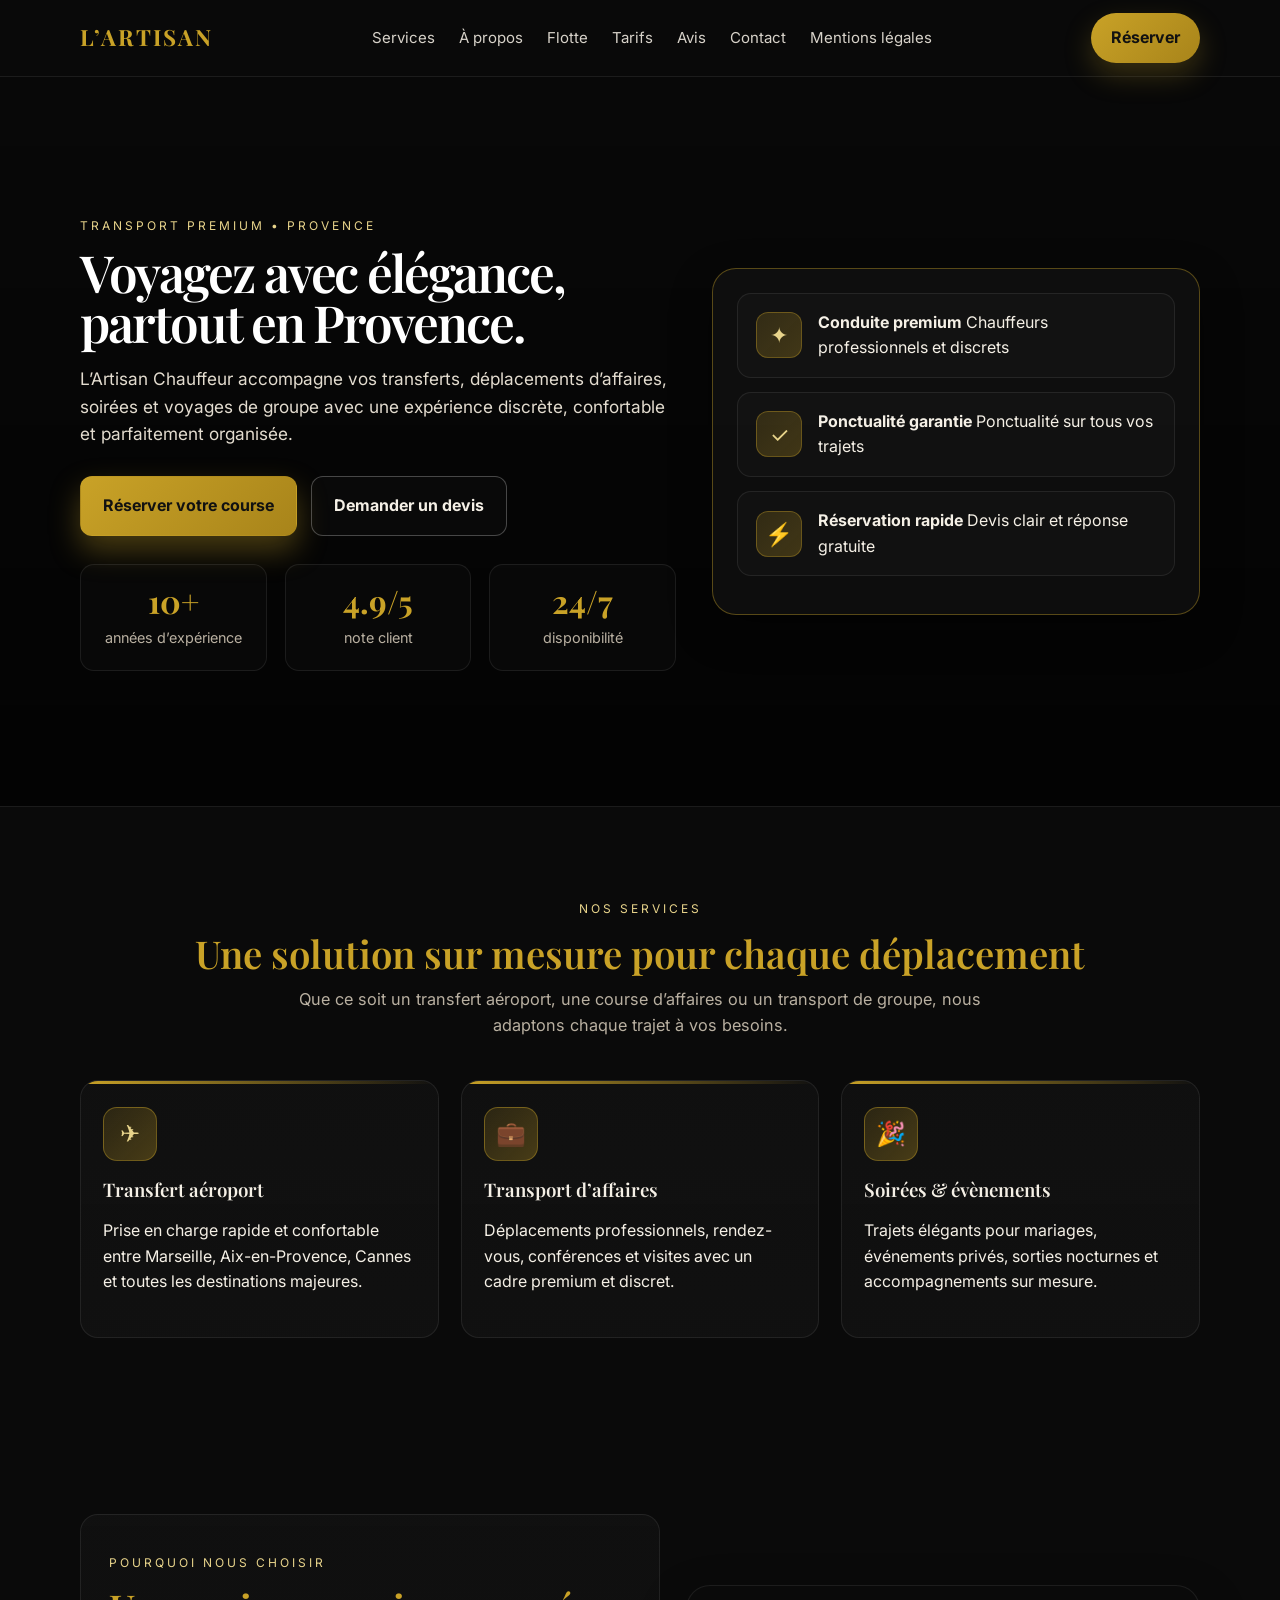
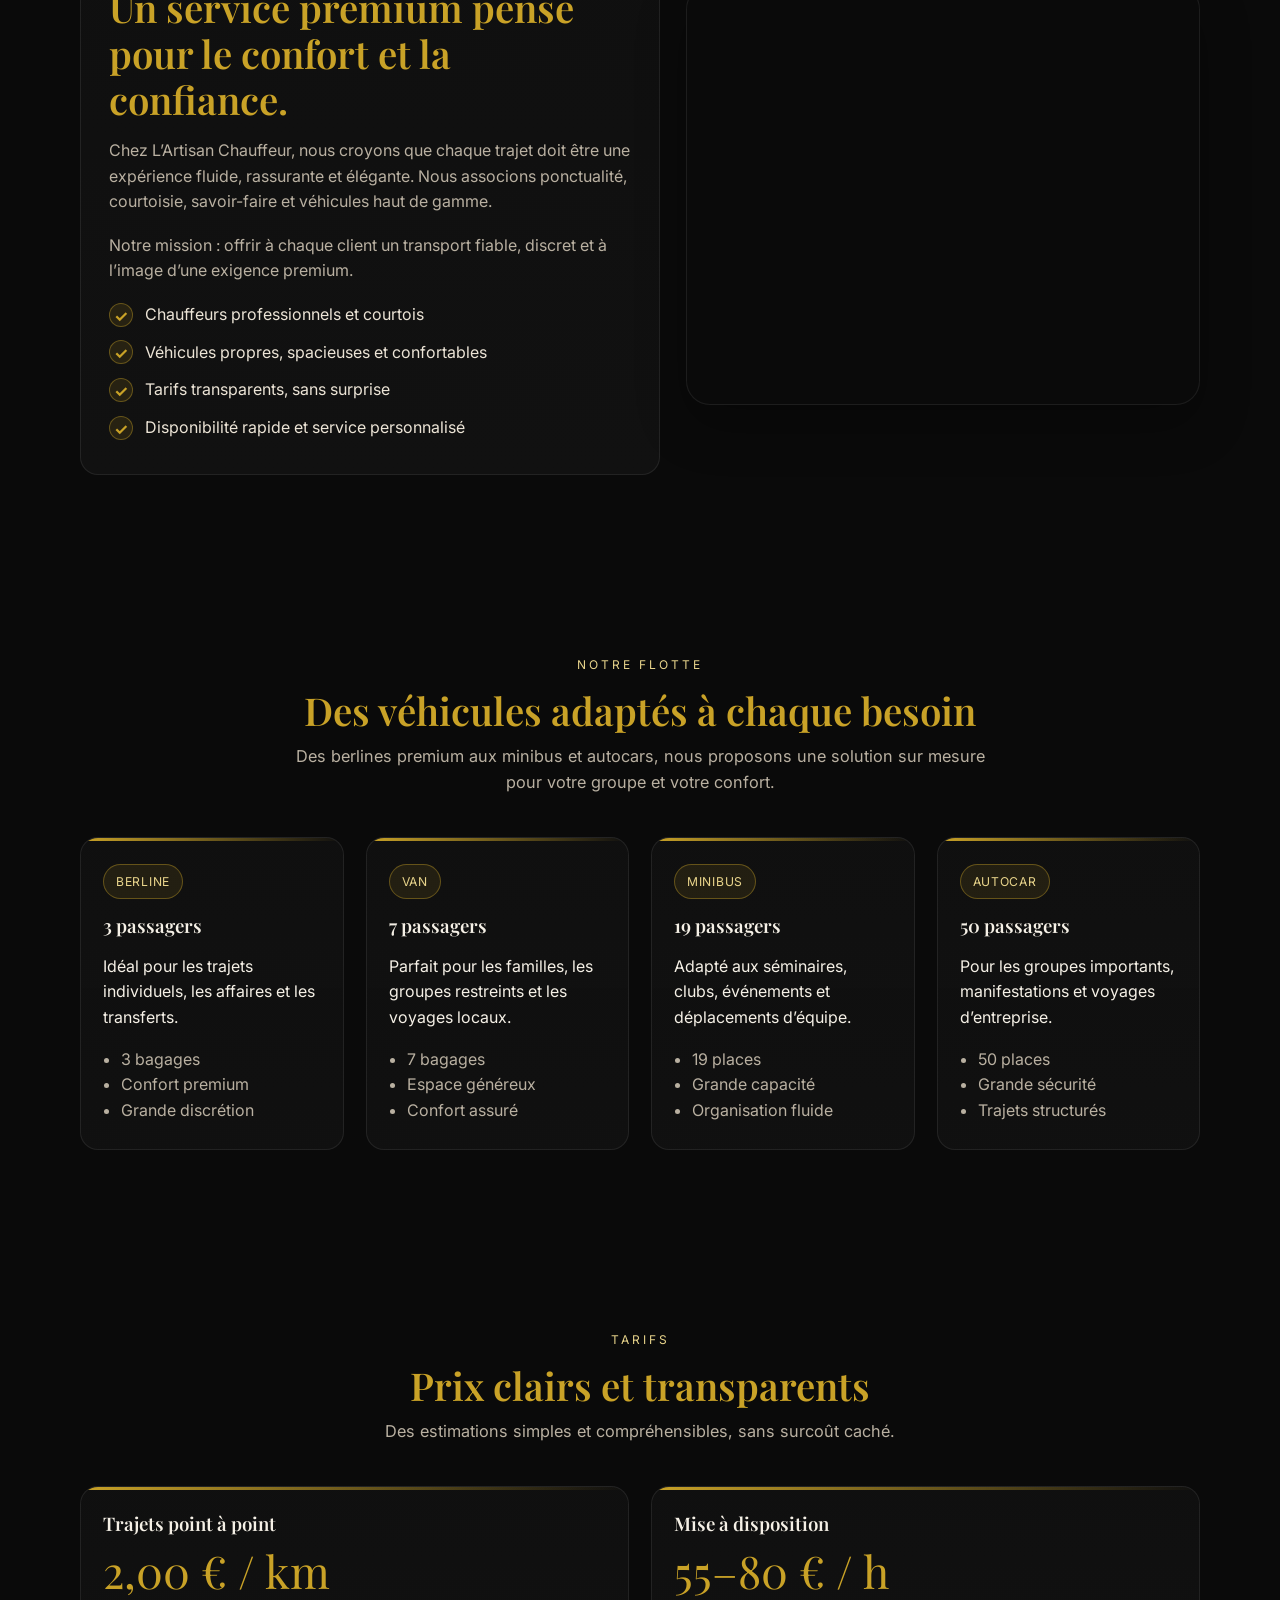
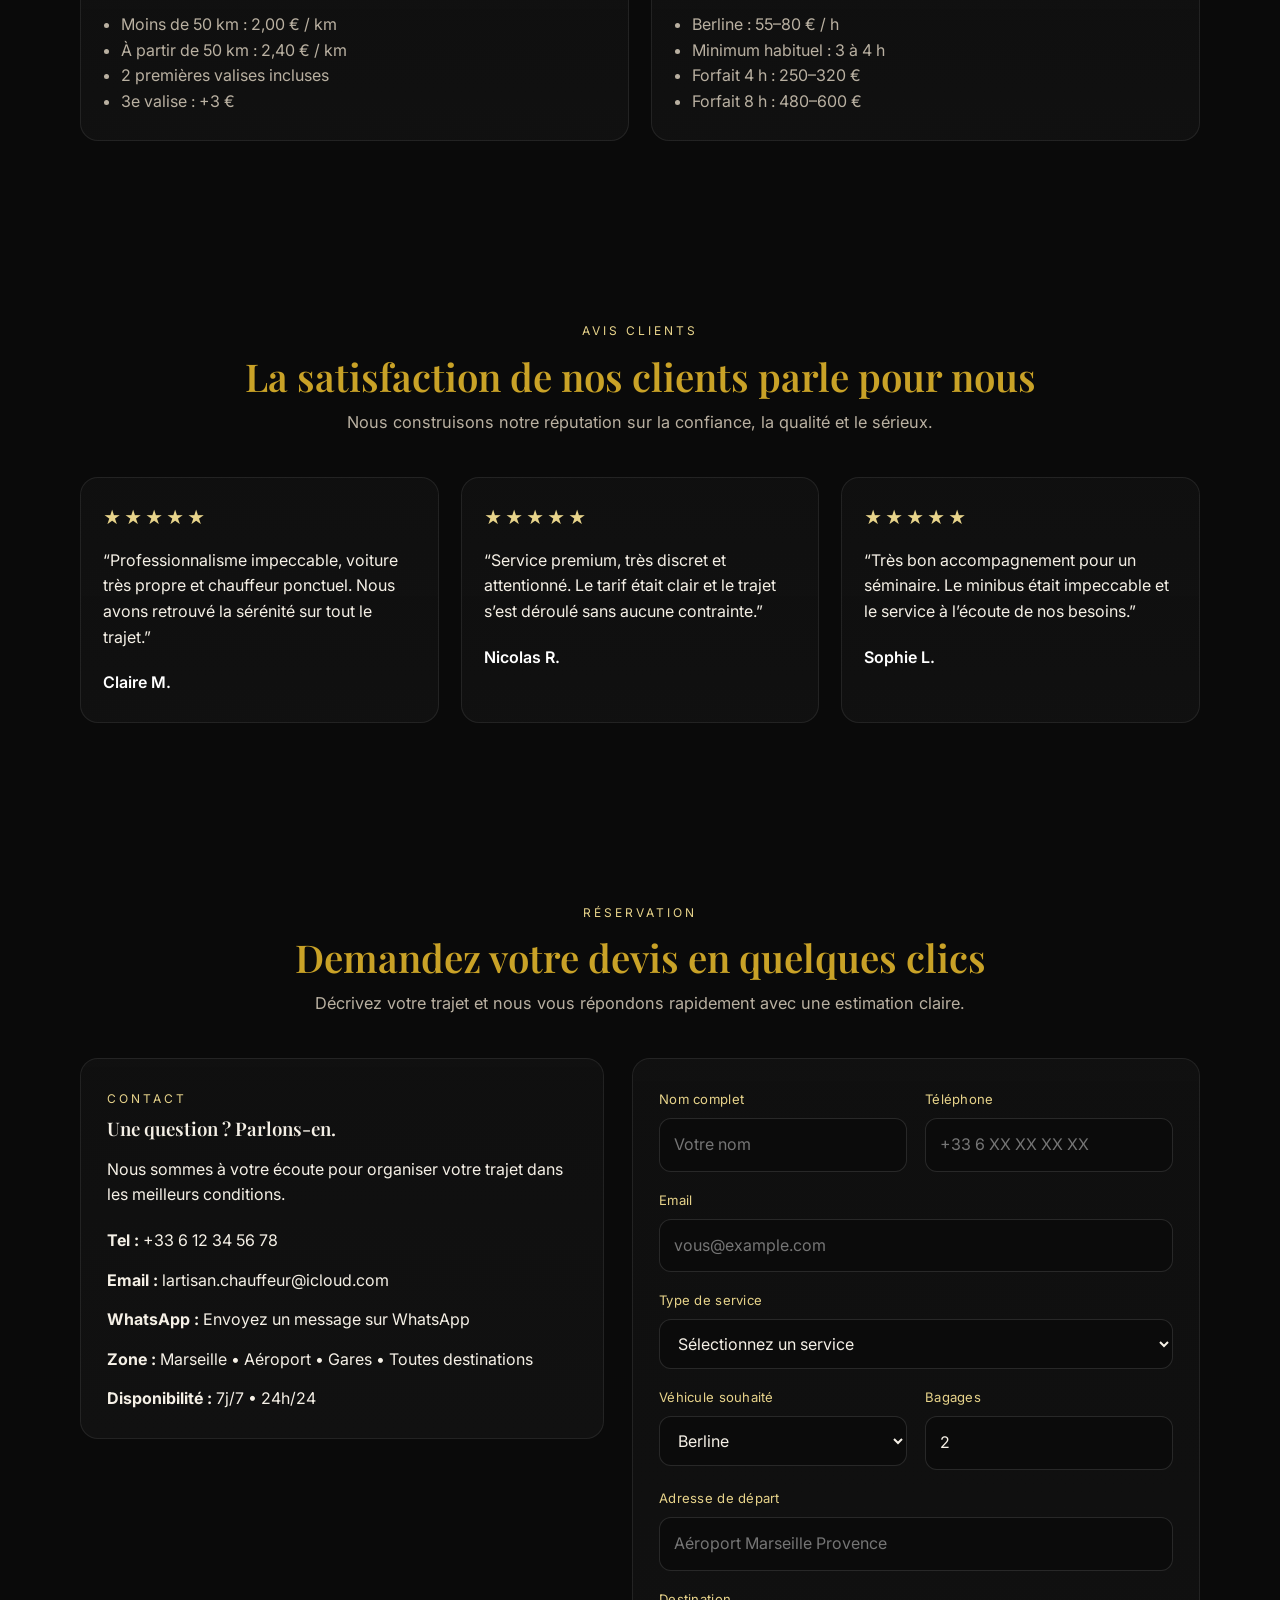
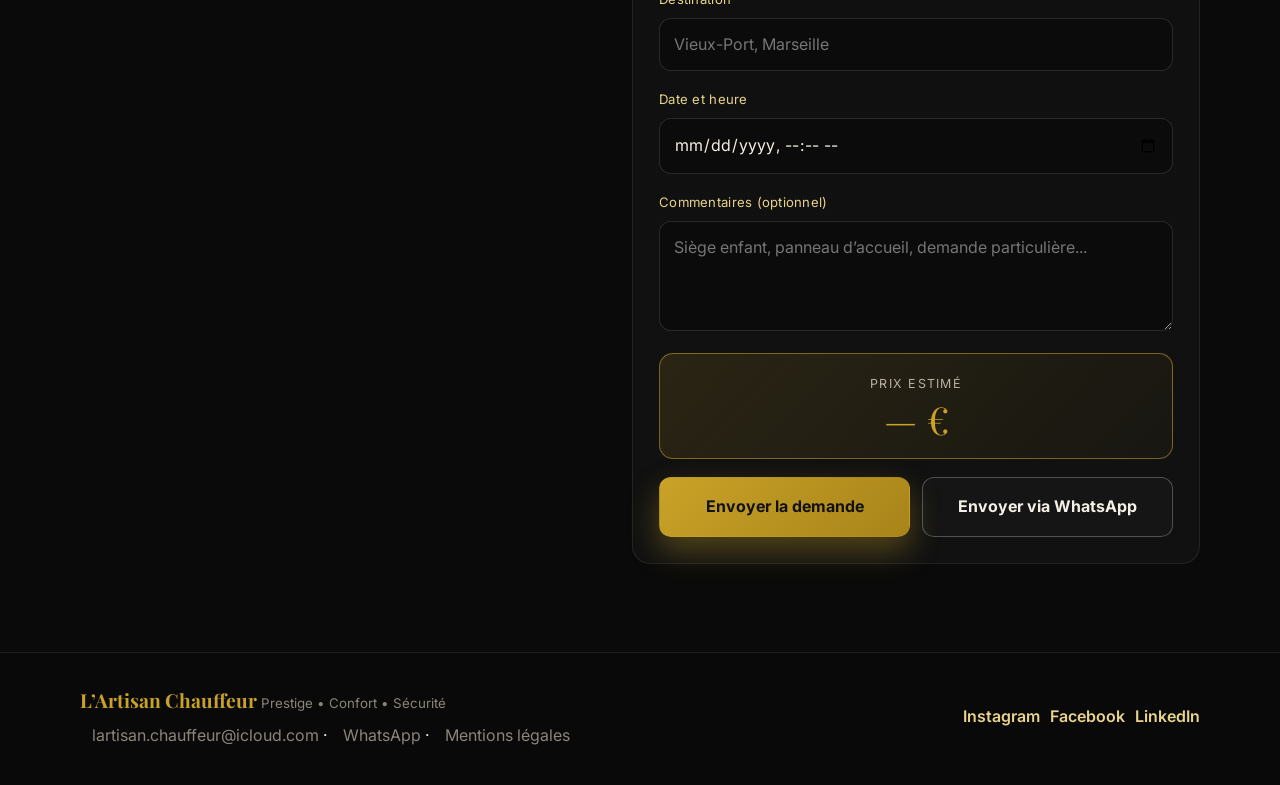
<file: index.html>
<!DOCTYPE html>
<html lang="fr">
<head>
  <meta charset="UTF-8" />
  <meta name="viewport" content="width=device-width, initial-scale=1.0" />
  <title>L’Artisan Chauffeur | Transport Premium en Provence</title>
  <meta name="description" content="L’Artisan Chauffeur propose des transferts premium, mise à disposition et transport de groupe en Provence avec une flotte élégante et des tarifs transparents." />
  <meta name="theme-color" content="#0a0a0a" />
  <meta name="robots" content="index, follow" />
  <link rel="canonical" href="https://www.votredomaine.fr/" />

  <meta property="og:type" content="website" />
  <meta property="og:title" content="L’Artisan Chauffeur | Transport Premium en Provence" />
  <meta property="og:description" content="Transferts premium, mise à disposition et transport de groupe en Provence. Flotte élégante et tarifs transparents." />
  <meta property="og:image" content="https://images.unsplash.com/photo-1503376780353-7e6692767b70?auto=format&fit=crop&w=1200&q=80" />
  <meta property="og:url" content="https://www.votredomaine.fr/" />
  <meta property="og:site_name" content="L’Artisan Chauffeur" />

  <meta name="twitter:card" content="summary_large_image" />
  <meta name="twitter:title" content="L’Artisan Chauffeur | Transport Premium en Provence" />
  <meta name="twitter:description" content="Transferts premium, mise à disposition et transport de groupe en Provence." />
  <meta name="twitter:image" content="https://images.unsplash.com/photo-1503376780353-7e6692767b70?auto=format&fit=crop&w=1200&q=80" />

  <link rel="preconnect" href="https://fonts.googleapis.com" />
  <link rel="preconnect" href="https://fonts.gstatic.com" crossorigin />
  <link href="https://fonts.googleapis.com/css2?family=Playfair+Display:wght@500;600;700&family=Inter:wght@300;400;500;600;700&display=swap" rel="stylesheet" />
  <link rel="preload" as="image" href="https://images.unsplash.com/photo-1503376780353-7e6692767b70?auto=format&fit=crop&w=1600&q=80" />

  <link rel="stylesheet" href="styles.css" />

  <script type="application/ld+json">
    {
      "@context": "https://schema.org",
      "@type": "LocalBusiness",
      "name": "L’Artisan Chauffeur",
      "image": "https://images.unsplash.com/photo-1503376780353-7e6692767b70?auto=format&fit=crop&w=1200&q=80",
      "url": "https://www.votredomaine.fr/",
      "telephone": "+33612345678",
      "email": "lartisan.chauffeur@icloud.com",
      "address": {
        "@type": "PostalAddress",
        "streetAddress": "Marseille",
        "addressLocality": "Marseille",
        "postalCode": "13000",
        "addressCountry": "FR"
      },
      "areaServed": "Provence",
      "priceRange": "€€",
      "description": "Transport premium, transferts, mise à disposition et transport de groupe en Provence.",
      "sameAs": ["https://wa.me/message/FDUQQQCKMTWND1"]
    }
  </script>
</head>
<body>
  <a href="#main-content" class="skip-link">Aller au contenu</a>

  <header class="topbar">
    <div class="container nav">
      <a href="#top" class="brand" aria-label="Accueil L’Artisan Chauffeur">L’ARTISAN</a>

      <nav class="nav-links" aria-label="Navigation principale">
        <a href="#services">Services</a>
        <a href="#about">À propos</a>
        <a href="#fleet">Flotte</a>
        <a href="#tarifs">Tarifs</a>
        <a href="#avis">Avis</a>
        <a href="#contact">Contact</a>
        <a href="mentions-legales.html">Mentions légales</a>
      </nav>

      <a href="#reservation" class="nav-cta">Réserver</a>
    </div>
  </header>

  <section class="header-hero" id="top">
    <div class="container hero">
      <div class="hero-copy">
        <div class="eyebrow">Transport premium • Provence</div>
        <h1>Voyagez avec élégance, partout en Provence.</h1>
        <p>
          L’Artisan Chauffeur accompagne vos transferts, déplacements d’affaires, soirées et voyages de groupe avec une expérience discrète, confortable et parfaitement organisée.
        </p>

        <div class="hero-actions">
          <a href="#reservation" class="btn btn-primary">Réserver votre course</a>
          <a href="#contact" class="btn btn-secondary">Demander un devis</a>
        </div>

        <div class="stats-grid" aria-label="Chiffres clés">
          <div class="stat">
            <strong>10+</strong>
            <span>années d’expérience</span>
          </div>
          <div class="stat">
            <strong>4.9/5</strong>
            <span>note client</span>
          </div>
          <div class="stat">
            <strong>24/7</strong>
            <span>disponibilité</span>
          </div>
        </div>
      </div>

      <div class="hero-panel" aria-label="Points forts de l'entreprise">
        <div class="mini-card">
          <div class="mini-icon">✦</div>
          <div>
            <strong>Conduite premium</strong>
            <span>Chauffeurs professionnels et discrets</span>
          </div>
        </div>

        <div class="mini-card">
          <div class="mini-icon">✓</div>
          <div>
            <strong>Ponctualité garantie</strong>
            <span>Ponctualité sur tous vos trajets</span>
          </div>
        </div>

        <div class="mini-card">
          <div class="mini-icon">⚡</div>
          <div>
            <strong>Réservation rapide</strong>
            <span>Devis clair et réponse gratuite</span>
          </div>
        </div>
      </div>
    </div>
  </section>

  <main id="main-content">
    <section class="section" id="services">
      <div class="container">
        <div class="section-header">
          <div class="eyebrow">Nos services</div>
          <h2>Une solution sur mesure pour chaque déplacement</h2>
          <p class="lead">Que ce soit un transfert aéroport, une course d’affaires ou un transport de groupe, nous adaptons chaque trajet à vos besoins.</p>
        </div>

        <div class="services-grid">
          <article class="service-card">
            <div class="service-icon">✈</div>
            <h3>Transfert aéroport</h3>
            <p>Prise en charge rapide et confortable entre Marseille, Aix-en-Provence, Cannes et toutes les destinations majeures.</p>
          </article>

          <article class="service-card">
            <div class="service-icon">💼</div>
            <h3>Transport d’affaires</h3>
            <p>Déplacements professionnels, rendez-vous, conférences et visites avec un cadre premium et discret.</p>
          </article>

          <article class="service-card">
            <div class="service-icon">🎉</div>
            <h3>Soirées & évènements</h3>
            <p>Trajets élégants pour mariages, événements privés, sorties nocturnes et accompagnements sur mesure.</p>
          </article>
        </div>
      </div>
    </section>

    <section class="section" id="about">
      <div class="container about-layout">
        <div class="about-card">
          <div class="eyebrow">Pourquoi nous choisir</div>
          <h2>Un service premium pensé pour le confort et la confiance.</h2>
          <p>Chez L’Artisan Chauffeur, nous croyons que chaque trajet doit être une expérience fluide, rassurante et élégante. Nous associons ponctualité, courtoisie, savoir-faire et véhicules haut de gamme.</p>
          <p>Notre mission : offrir à chaque client un transport fiable, discret et à l’image d’une exigence premium.</p>
          <ul class="check-list">
            <li>Chauffeurs professionnels et courtois</li>
            <li>Véhicules propres, spacieuses et confortables</li>
            <li>Tarifs transparents, sans surprise</li>
            <li>Disponibilité rapide et service personnalisé</li>
          </ul>
        </div>

        <div class="about-image" aria-label="Véhicule premium"></div>
      </div>
    </section>

    <section class="section" id="fleet">
      <div class="container">
        <div class="section-header">
          <div class="eyebrow">Notre flotte</div>
          <h2>Des véhicules adaptés à chaque besoin</h2>
          <p class="lead">Des berlines premium aux minibus et autocars, nous proposons une solution sur mesure pour votre groupe et votre confort.</p>
        </div>

        <div class="fleet-grid">
          <article class="fleet-card">
            <div class="fleet-badge">Berline</div>
            <h3>3 passagers</h3>
            <p>Idéal pour les trajets individuels, les affaires et les transferts.</p>
            <ul>
              <li>3 bagages</li>
              <li>Confort premium</li>
              <li>Grande discrétion</li>
            </ul>
          </article>

          <article class="fleet-card">
            <div class="fleet-badge">Van</div>
            <h3>7 passagers</h3>
            <p>Parfait pour les familles, les groupes restreints et les voyages locaux.</p>
            <ul>
              <li>7 bagages</li>
              <li>Espace généreux</li>
              <li>Confort assuré</li>
            </ul>
          </article>

          <article class="fleet-card">
            <div class="fleet-badge">Minibus</div>
            <h3>19 passagers</h3>
            <p>Adapté aux séminaires, clubs, événements et déplacements d’équipe.</p>
            <ul>
              <li>19 places</li>
              <li>Grande capacité</li>
              <li>Organisation fluide</li>
            </ul>
          </article>

          <article class="fleet-card">
            <div class="fleet-badge">Autocar</div>
            <h3>50 passagers</h3>
            <p>Pour les groupes importants, manifestations et voyages d’entreprise.</p>
            <ul>
              <li>50 places</li>
              <li>Grande sécurité</li>
              <li>Trajets structurés</li>
            </ul>
          </article>
        </div>
      </div>
    </section>

    <section class="section" id="tarifs">
      <div class="container">
        <div class="section-header">
          <div class="eyebrow">Tarifs</div>
          <h2>Prix clairs et transparents</h2>
          <p class="lead">Des estimations simples et compréhensibles, sans surcoût caché.</p>
        </div>

        <div class="pricing-grid">
          <article class="price-card">
            <h3>Trajets point à point</h3>
            <div class="amount">2,00 € / km</div>
            <ul>
              <li>Moins de 50 km : 2,00 € / km</li>
              <li>À partir de 50 km : 2,40 € / km</li>
              <li>2 premières valises incluses</li>
              <li>3e valise : +3 €</li>
            </ul>
          </article>

          <article class="price-card">
            <h3>Mise à disposition</h3>
            <div class="amount">55–80 € / h</div>
            <ul>
              <li>Berline : 55–80 € / h</li>
              <li>Minimum habituel : 3 à 4 h</li>
              <li>Forfait 4 h : 250–320 €</li>
              <li>Forfait 8 h : 480–600 €</li>
            </ul>
          </article>
        </div>
      </div>
    </section>

    <section class="section" id="avis">
      <div class="container">
        <div class="section-header">
          <div class="eyebrow">Avis clients</div>
          <h2>La satisfaction de nos clients parle pour nous</h2>
          <p class="lead">Nous construisons notre réputation sur la confiance, la qualité et le sérieux.</p>
        </div>

        <div class="review-grid">
          <article class="review-card">
            <div class="stars">★★★★★</div>
            <p>“Professionnalisme impeccable, voiture très propre et chauffeur ponctuel. Nous avons retrouvé la sérénité sur tout le trajet.”</p>
            <div class="review-author">Claire M.</div>
          </article>

          <article class="review-card">
            <div class="stars">★★★★★</div>
            <p>“Service premium, très discret et attentionné. Le tarif était clair et le trajet s’est déroulé sans aucune contrainte.”</p>
            <div class="review-author">Nicolas R.</div>
          </article>

          <article class="review-card">
            <div class="stars">★★★★★</div>
            <p>“Très bon accompagnement pour un séminaire. Le minibus était impeccable et le service à l’écoute de nos besoins.”</p>
            <div class="review-author">Sophie L.</div>
          </article>
        </div>
      </div>
    </section>

    <section class="section" id="reservation">
      <div class="container">
        <div class="section-header">
          <div class="eyebrow">Réservation</div>
          <h2>Demandez votre devis en quelques clics</h2>
          <p class="lead">Décrivez votre trajet et nous vous répondons rapidement avec une estimation claire.</p>
        </div>

        <div class="contact-shell">
          <aside class="contact-box">
            <div class="eyebrow" style="margin-bottom: 10px;">Contact</div>
            <h3>Une question ? Parlons-en.</h3>
            <p>Nous sommes à votre écoute pour organiser votre trajet dans les meilleurs conditions.</p>

            <ul class="contact-list">
              <li><strong>Tel :</strong> +33 6 12 34 56 78</li>
              <li><strong>Email :</strong> <a href="mailto:lartisan.chauffeur@icloud.com">lartisan.chauffeur@icloud.com</a></li>
              <li><strong>WhatsApp :</strong> <a href="https://wa.me/message/FDUQQQCKMTWND1" target="_blank" rel="noopener">Envoyez un message sur WhatsApp</a></li>
              <li><strong>Zone :</strong> Marseille • Aéroport • Gares • Toutes destinations</li>
              <li><strong>Disponibilité :</strong> 7j/7 • 24h/24</li>
            </ul>
          </aside>

          <div class="form-card">
            <form id="reservationForm" novalidate>
              <div class="form-grid">
                <div class="field">
                  <label for="name">Nom complet</label>
                  <input id="name" name="name" type="text" placeholder="Votre nom" required />
                </div>

                <div class="field">
                  <label for="phone">Téléphone</label>
                  <input id="phone" name="phone" type="tel" placeholder="+33 6 XX XX XX XX" required />
                </div>

                <div class="field full">
                  <label for="email">Email</label>
                  <input id="email" name="email" type="email" placeholder="vous@example.com" required />
                </div>

                <div class="field full">
                  <label for="serviceType">Type de service</label>
                  <select id="serviceType" name="serviceType" required>
                    <option value="">Sélectionnez un service</option>
                    <option value="point">Trajet Point à Point</option>
                    <option value="dispo">Mise à Disposition</option>
                  </select>
                </div>

                <div class="field full" id="distanceField" style="display: none;">
                  <label for="distance">Distance estimée (km)</label>
                  <input id="distance" name="distance" type="number" min="1" placeholder="Ex: 45" />
                </div>

                <div class="field full" id="hoursField" style="display: none;">
                  <label for="hours">Durée estimée (heures)</label>
                  <input id="hours" name="hours" type="number" min="3" step="0.5" placeholder="Ex: 4" />
                </div>

                <div class="field">
                  <label for="vehicle">Véhicule souhaité</label>
                  <select id="vehicle" name="vehicle">
                    <option value="berline">Berline</option>
                    <option value="van">Van</option>
                    <option value="minibus">Minibus</option>
                    <option value="autocar">Autocar</option>
                  </select>
                </div>

                <div class="field">
                  <label for="bags">Bagages</label>
                  <input id="bags" name="bags" type="number" min="0" value="2" />
                </div>

                <div class="field full">
                  <label for="from">Adresse de départ</label>
                  <input id="from" name="from" type="text" placeholder="Aéroport Marseille Provence" required />
                </div>

                <div class="field full">
                  <label for="to">Destination</label>
                  <input id="to" name="to" type="text" placeholder="Vieux-Port, Marseille" required />
                </div>

                <div class="field full">
                  <label for="datetime">Date et heure</label>
                  <input id="datetime" name="datetime" type="datetime-local" required />
                </div>

                <div class="field full">
                  <label for="comments">Commentaires (optionnel)</label>
                  <textarea id="comments" name="comments" placeholder="Siège enfant, panneau d’accueil, demande particulière..."></textarea>
                </div>

                <div class="estimated-box" aria-live="polite">
                  <div class="label">Prix estimé</div>
                  <div class="value" id="priceDisplay">— €</div>
                </div>

                <div id="formMessage" class="form-message" aria-live="polite"></div>

                <div style="grid-column: 1 / -1; display: flex; gap: 12px; flex-wrap: wrap;">
                  <button type="submit" class="btn btn-primary" style="flex:1; min-width: 180px;">Envoyer la demande</button>
                  <a id="sendWhatsApp" class="btn btn-secondary" href="https://wa.me/message/FDUQQQCKMTWND1" target="_blank" rel="noopener" style="flex:1; text-align:center; min-width: 180px;">Envoyer via WhatsApp</a>
                </div>
              </div>
            </form>
          </div>
        </div>
      </div>
    </section>
  </main>

  <footer class="footer" id="contact">
    <div class="container footer-inner">
      <div>
        <strong style="font-family:'Playfair Display', serif; color: var(--gold); font-size: 1.2rem;">L’Artisan Chauffeur</strong>
        <small>Prestige • Confort • Sécurité</small>
        <div style="margin-top:8px;">
          <a href="mailto:lartisan.chauffeur@icloud.com">lartisan.chauffeur@icloud.com</a> ·
          <a href="https://wa.me/message/FDUQQQCKMTWND1" target="_blank" rel="noopener">WhatsApp</a> ·
          <a href="mentions-legales.html">Mentions légales</a>
        </div>
      </div>

      <div class="socials" aria-label="Réseaux sociaux">
        <span>Instagram</span>
        <span>Facebook</span>
        <span>LinkedIn</span>
      </div>
    </div>
  </footer>

  <script src="script.js"></script>
</body>
</html>
</file>
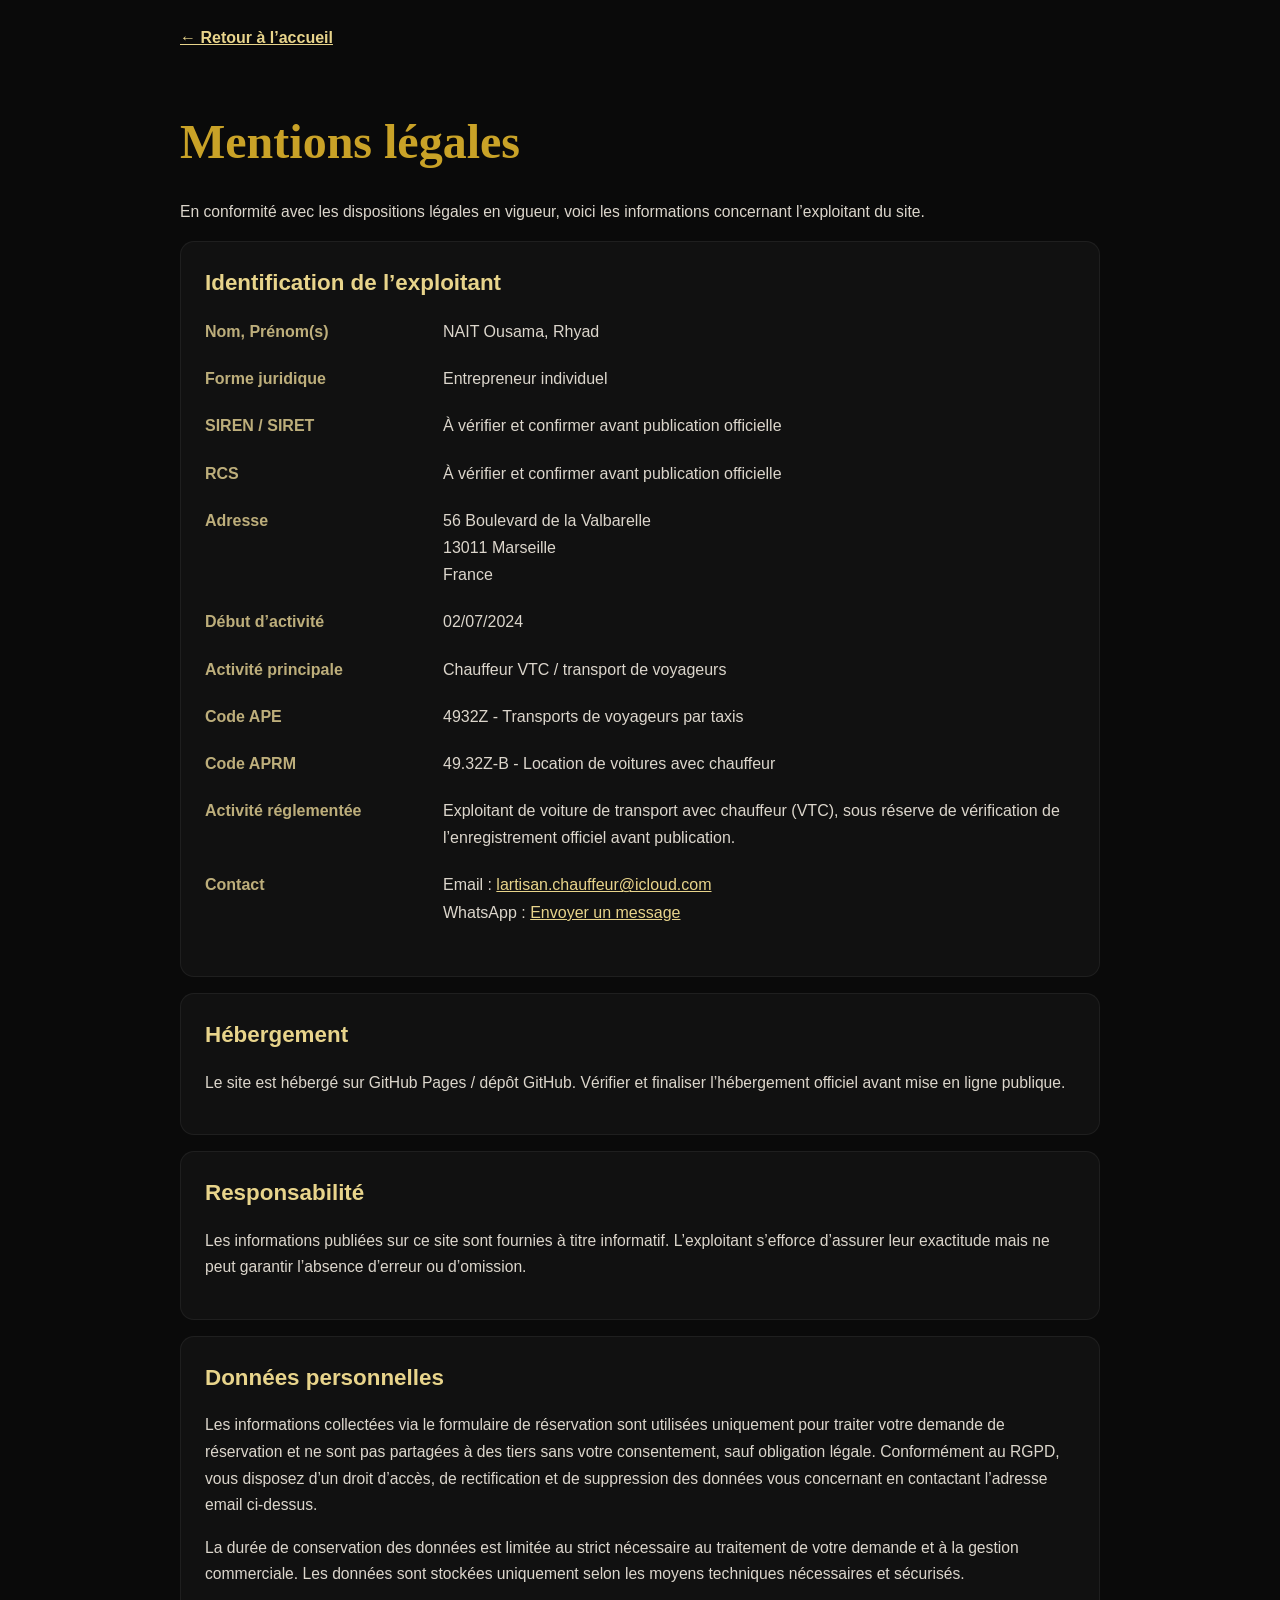
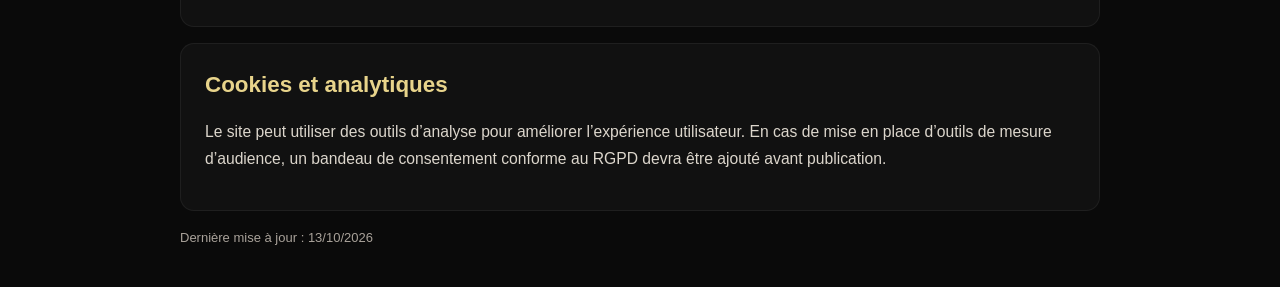
<file: mentions-legales.html>
<!DOCTYPE html>
<html lang="fr">
<head>
  <meta charset="utf-8" />
  <meta name="viewport" content="width=device-width, initial-scale=1" />
  <title>Mentions légales — L’Artisan Chauffeur</title>
  <meta name="description" content="Mentions légales du site L’Artisan Chauffeur." />
  <meta name="theme-color" content="#0a0a0a" />
  <link rel="canonical" href="https://www.votredomaine.fr/mentions-legales.html" />
  <style>
    :root {
      --gold: #c9a227;
      --gold-light: #e8d48b;
      --dark: #0a0a0a;
      --text: #f5f0e6;
      --muted: #dcd6cc;
      --muted-2: #a9a29a;
      --bg-panel: #111111;
      --line: rgba(255,255,255,0.06);
    }

    * { box-sizing: border-box; }

    body {
      font-family: Inter, Arial, sans-serif;
      background: #0a0a0a;
      color: var(--text);
      margin: 0;
      padding: 24px;
      line-height: 1.7;
    }

    .wrap {
      max-width: 920px;
      margin: 0 auto;
    }

    h1 {
      font-family: "Playfair Display", serif;
      color: var(--gold);
      margin-bottom: 12px;
      font-size: clamp(2.2rem, 5vw, 3rem);
    }

    h2 {
      color: var(--gold-light);
      margin-top: 0;
      margin-bottom: 12px;
      font-size: 1.4rem;
    }

    p, li {
      color: var(--muted);
      font-size: 0.98rem;
    }

    a {
      color: var(--gold-light);
    }

    .section {
      background: var(--bg-panel);
      padding: 22px 24px;
      border-radius: 14px;
      border: 1px solid var(--line);
      margin-bottom: 16px;
    }

    dl {
      display: grid;
      grid-template-columns: 220px 1fr;
      gap: 8px 18px;
    }

    dt {
      color: #bdae7b;
      font-weight: 700;
    }

    dd {
      margin: 0 0 12px 0;
      color: var(--muted);
    }

    .meta {
      color: var(--muted-2);
      font-size: 13px;
      margin-top: 10px;
    }

    .back-link {
      display: inline-block;
      margin-bottom: 18px;
      color: var(--gold-light);
      font-weight: 600;
    }

    @media (max-width: 640px) {
      dl {
        grid-template-columns: 1fr;
      }
    }
  </style>
</head>
<body>
  <div class="wrap">
    <a class="back-link" href="/">← Retour à l’accueil</a>
    <h1>Mentions légales</h1>
    <p>En conformité avec les dispositions légales en vigueur, voici les informations concernant l’exploitant du site.</p>

    <div class="section">
      <h2>Identification de l’exploitant</h2>
      <dl>
        <dt>Nom, Prénom(s)</dt>
        <dd>NAIT Ousama, Rhyad</dd>

        <dt>Forme juridique</dt>
        <dd>Entrepreneur individuel</dd>

        <dt>SIREN / SIRET</dt>
        <dd>À vérifier et confirmer avant publication officielle</dd>

        <dt>RCS</dt>
        <dd>À vérifier et confirmer avant publication officielle</dd>

        <dt>Adresse</dt>
        <dd>56 Boulevard de la Valbarelle<br>13011 Marseille<br>France</dd>

        <dt>Début d’activité</dt>
        <dd>02/07/2024</dd>

        <dt>Activité principale</dt>
        <dd>Chauffeur VTC / transport de voyageurs</dd>

        <dt>Code APE</dt>
        <dd>4932Z - Transports de voyageurs par taxis</dd>

        <dt>Code APRM</dt>
        <dd>49.32Z-B - Location de voitures avec chauffeur</dd>

        <dt>Activité réglementée</dt>
        <dd>Exploitant de voiture de transport avec chauffeur (VTC), sous réserve de vérification de l’enregistrement officiel avant publication.</dd>

        <dt>Contact</dt>
        <dd>Email : <a href="mailto:lartisan.chauffeur@icloud.com">lartisan.chauffeur@icloud.com</a><br>
            WhatsApp : <a href="https://wa.me/message/FDUQQQCKMTWND1" target="_blank" rel="noopener">Envoyer un message</a>
        </dd>
      </dl>
    </div>

    <div class="section">
      <h2>Hébergement</h2>
      <p>Le site est hébergé sur GitHub Pages / dépôt GitHub. Vérifier et finaliser l’hébergement officiel avant mise en ligne publique.</p>
    </div>

    <div class="section">
      <h2>Responsabilité</h2>
      <p>Les informations publiées sur ce site sont fournies à titre informatif. L’exploitant s’efforce d’assurer leur exactitude mais ne peut garantir l’absence d’erreur ou d’omission.</p>
    </div>

    <div class="section">
      <h2>Données personnelles</h2>
      <p>Les informations collectées via le formulaire de réservation sont utilisées uniquement pour traiter votre demande de réservation et ne sont pas partagées à des tiers sans votre consentement, sauf obligation légale. Conformément au RGPD, vous disposez d’un droit d’accès, de rectification et de suppression des données vous concernant en contactant l’adresse email ci-dessus.</p>
      <p>La durée de conservation des données est limitée au strict nécessaire au traitement de votre demande et à la gestion commerciale. Les données sont stockées uniquement selon les moyens techniques nécessaires et sécurisés.</p>
    </div>

    <div class="section">
      <h2>Cookies et analytiques</h2>
      <p>Le site peut utiliser des outils d’analyse pour améliorer l’expérience utilisateur. En cas de mise en place d’outils de mesure d’audience, un bandeau de consentement conforme au RGPD devra être ajouté avant publication.</p>
    </div>

    <p class="meta">Dernière mise à jour : 13/10/2026</p>
  </div>
</body>
</html>
</file>
<file: styles.css>
:root {
  --gold: #c9a227;
  --gold-strong: #a8841a;
  --gold-light: #e8d48b;
  --dark: #0a0a0a;
  --dark-2: #111111;
  --dark-3: #181818;
  --text: #f5f0e6;
  --muted: #b9b0a1;
  --muted-2: #8a857c;
  --line: rgba(255,255,255,0.08);
  --success: #d9bf69;
  --shadow: rgba(201, 162, 39, 0.35);
  --radius: 18px;
}

* {
  box-sizing: border-box;
}

html {
  scroll-behavior: smooth;
}

body {
  margin: 0;
  font-family: "Inter", sans-serif;
  background: var(--dark);
  color: var(--text);
  line-height: 1.6;
}

img {
  max-width: 100%;
  display: block;
}

a {
  color: inherit;
  text-decoration: none;
}

button, input, select, textarea {
  font: inherit;
}

:focus-visible {
  outline: 3px solid rgba(201, 162, 39, 0.9);
  outline-offset: 3px;
}

.skip-link {
  position: absolute;
  left: -9999px;
  top: 0;
  background: var(--gold);
  color: #111;
  padding: 10px 14px;
  border-radius: 0 0 8px 8px;
  z-index: 2000;
  font-weight: 700;
}

.skip-link:focus {
  left: 16px;
}

.container {
  width: min(1120px, calc(100% - 32px));
  margin: 0 auto;
}

.section {
  padding: 88px 0;
}

.section-header {
  text-align: center;
  margin-bottom: 42px;
}

.eyebrow {
  display: inline-block;
  color: var(--gold-light);
  text-transform: uppercase;
  letter-spacing: 3px;
  font-size: 12px;
  margin-bottom: 12px;
}

h1, h2, h3, h4 {
  font-family: "Playfair Display", serif;
  margin: 0 0 14px;
  line-height: 1.2;
  font-weight: 600;
}

h2 {
  font-size: clamp(2rem, 3vw, 3rem);
  color: var(--gold);
  margin-bottom: 10px;
}

.lead {
  margin: 0 auto;
  max-width: 700px;
  color: var(--muted);
  font-size: 1.02rem;
  text-align: center;
}

.topbar {
  background: rgba(10,10,10,0.92);
  border-bottom: 1px solid var(--line);
  position: sticky;
  top: 0;
  z-index: 1000;
  backdrop-filter: blur(14px);
}

.nav {
  display: flex;
  align-items: center;
  justify-content: space-between;
  min-height: 76px;
  gap: 20px;
}

.brand {
  font-family: "Playfair Display", serif;
  font-weight: 700;
  letter-spacing: 2px;
  color: var(--gold);
  font-size: 1.4rem;
}

.nav-links {
  display: flex;
  align-items: center;
  gap: 24px;
  color: #d7d2c9;
  font-size: 0.94rem;
}

.nav-links a:hover {
  color: var(--gold-light);
}

.nav-cta {
  padding: 12px 20px;
  border-radius: 999px;
  background: linear-gradient(135deg, var(--gold), var(--gold-strong));
  color: #111;
  font-weight: 700;
  box-shadow: 0 12px 28px rgba(201, 162, 39, 0.25);
}

.header-hero {
  background: linear-gradient(180deg, rgba(0,0,0,0.20), rgba(0,0,0,0.72)),
    url("https://images.unsplash.com/photo-1503376780353-7e6692767b70?auto=format&fit=crop&w=1600&q=80") center/cover no-repeat;
  min-height: 730px;
  display: flex;
  align-items: center;
  border-bottom: 1px solid var(--line);
}

.hero {
  display: grid;
  grid-template-columns: 1.1fr 0.9fr;
  align-items: center;
  gap: 36px;
  padding: 42px 0;
}

.hero-copy {
  max-width: 660px;
}

.hero h1 {
  font-size: clamp(3rem, 4vw, 5rem);
  line-height: 0.98;
  margin: 0 0 18px;
  color: white;
  letter-spacing: -0.04em;
}

.hero p {
  color: #e3dccf;
  font-size: 1.08rem;
  max-width: 600px;
  margin-bottom: 28px;
}

.hero-actions {
  display: flex;
  flex-wrap: wrap;
  gap: 14px;
  margin-top: 18px;
}

.btn {
  display: inline-flex;
  align-items: center;
  justify-content: center;
  border-radius: 12px;
  padding: 16px 22px;
  border: 1px solid transparent;
  font-weight: 700;
  transition: transform 0.2s ease, box-shadow 0.2s ease, border-color 0.2s ease;
  cursor: pointer;
}

.btn:hover {
  transform: translateY(-2px);
}

.btn-primary {
  background: linear-gradient(135deg, var(--gold), var(--gold-strong));
  color: #111;
  box-shadow: 0 14px 30px var(--shadow);
}

.btn-secondary {
  border-color: rgba(255,255,255,0.25);
  background: rgba(255,255,255,0.02);
  color: var(--text);
}

.hero-panel {
  background: rgba(17,17,17,0.82);
  border: 1px solid rgba(201, 162, 39, 0.4);
  border-radius: 24px;
  padding: 24px;
  box-shadow: 0 15px 40px rgba(0,0,0,0.4);
}

.mini-card {
  display: flex;
  align-items: center;
  gap: 16px;
  padding: 16px 18px;
  border: 1px solid var(--line);
  border-radius: 14px;
  background: rgba(255,255,255,0.02);
  margin-bottom: 14px;
}

.mini-icon {
  width: 46px;
  height: 46px;
  border-radius: 12px;
  background: linear-gradient(135deg, rgba(201,162,39,0.18), rgba(201,162,39,0.26));
  display: grid;
  place-items: center;
  color: var(--gold-light);
  font-size: 1.4rem;
  border: 1px solid rgba(201,162,39,0.35);
  flex-shrink: 0;
}

.stats-grid {
  display: grid;
  grid-template-columns: repeat(3, minmax(0, 1fr));
  gap: 18px;
  margin-top: 28px;
}

.stat {
  background: rgba(255,255,255,0.02);
  border: 1px solid var(--line);
  border-radius: 14px;
  padding: 20px 18px;
  text-align: center;
}

.stat strong {
  display: block;
  color: var(--gold);
  font-size: 2rem;
  line-height: 1;
  margin-bottom: 8px;
  font-family: "Playfair Display", serif;
}

.stat span {
  color: var(--muted);
  font-size: 0.9rem;
}

.services-grid,
.fleet-grid,
.review-grid,
.pricing-grid {
  display: grid;
  gap: 22px;
}

.services-grid {
  grid-template-columns: repeat(3, minmax(0, 1fr));
}

.service-card,
.fleet-card,
.review-card,
.price-card {
  background: linear-gradient(180deg, rgba(17,17,17,0.85), rgba(17,17,17,0.96));
  border: 1px solid var(--line);
  border-radius: var(--radius);
  padding: 26px 22px;
  position: relative;
  overflow: hidden;
}

.service-card::before,
.fleet-card::before,
.price-card::before {
  content: "";
  position: absolute;
  inset: 0 auto auto 0;
  height: 3px;
  width: 100%;
  background: linear-gradient(90deg, var(--gold), transparent);
}

.service-icon {
  width: 54px;
  height: 54px;
  border-radius: 14px;
  background: linear-gradient(135deg, rgba(201,162,39,0.15), rgba(201,162,39,0.3));
  border: 1px solid rgba(201,162,39,0.4);
  color: var(--gold-light);
  display: grid;
  place-items: center;
  font-size: 1.5rem;
  margin-bottom: 18px;
}

.about-layout {
  display: grid;
  grid-template-columns: 1.06fr 0.94fr;
  gap: 26px;
  align-items: center;
}

.about-card {
  background: linear-gradient(180deg, rgba(17,17,17,0.9), rgba(17,17,17,1));
  border: 1px solid var(--line);
  border-radius: var(--radius);
  padding: 34px 28px;
}

.about-card p {
  color: var(--muted);
  font-size: 1rem;
  margin-bottom: 18px;
}

.check-list {
  list-style: none;
  padding: 0;
  margin: 18px 0 0;
  display: grid;
  gap: 12px;
}

.check-list li {
  color: #ece4d6;
  display: flex;
  align-items: center;
  gap: 12px;
}

.check-list li::before {
  content: "✓";
  color: var(--gold);
  font-weight: 700;
  background: rgba(201,162,39,0.12);
  width: 22px;
  height: 22px;
  border-radius: 50%;
  display: inline-grid;
  place-items: center;
  border: 1px solid rgba(201,162,39,0.4);
  flex-shrink: 0;
}

.about-image {
  min-height: 420px;
  border-radius: 24px;
  background: url("https://images.unsplash.com/photo-1552519507-da3b142c6e3d?auto=format&fit=crop&w=1200&q=80") center/cover no-repeat;
  border: 1px solid var(--line);
  box-shadow: 0 20px 50px rgba(0,0,0,0.28);
}

.fleet-grid {
  grid-template-columns: repeat(4, minmax(0, 1fr));
}

.fleet-badge {
  display: inline-block;
  background: rgba(201, 162, 39, 0.1);
  color: var(--gold-light);
  border: 1px solid rgba(201, 162, 39, 0.4);
  border-radius: 999px;
  padding: 7px 12px;
  font-size: 0.76rem;
  letter-spacing: 0.06em;
  margin-bottom: 16px;
  text-transform: uppercase;
}

.fleet-card ul,
.price-card ul {
  margin: 16px 0 0;
  padding-left: 18px;
  color: var(--muted);
}

.pricing-grid {
  grid-template-columns: repeat(2, minmax(0, 1fr));
}

.price-card .amount {
  font-size: clamp(2.1rem, 4vw, 2.8rem);
  font-family: "Playfair Display", serif;
  color: var(--gold);
  line-height: 1;
  margin: 14px 0 18px;
}

.review-grid {
  grid-template-columns: repeat(3, minmax(0, 1fr));
}

.review-card {
  padding: 26px 22px;
}

.stars {
  color: var(--gold-light);
  letter-spacing: 3px;
  font-size: 1.1rem;
  margin-bottom: 14px;
}

.review-author {
  margin-top: 20px;
  color: #fff;
  font-weight: 600;
}

.contact-shell {
  display: grid;
  grid-template-columns: 0.96fr 1.04fr;
  gap: 28px;
  align-items: start;
}

.contact-box,
.form-card {
  background: linear-gradient(180deg, rgba(17,17,17,0.9), rgba(17,17,17,1));
  border: 1px solid var(--line);
  border-radius: var(--radius);
  padding: 26px;
}

.contact-list {
  list-style: none;
  padding: 0;
  margin: 20px 0 0;
  display: grid;
  gap: 14px;
}

.form-grid {
  display: grid;
  grid-template-columns: repeat(2, minmax(0, 1fr));
  gap: 18px;
  margin-top: 4px;
}

.field {
  display: flex;
  flex-direction: column;
  gap: 8px;
}

.field.full {
  grid-column: 1 / -1;
}

label {
  color: var(--gold-light);
  font-size: 0.82rem;
  letter-spacing: 0.02em;
}

input, select, textarea {
  width: 100%;
  border: 1px solid rgba(255,255,255,0.12);
  border-radius: 12px;
  background: rgba(10,10,10,0.8);
  color: var(--text);
  padding: 13px 14px;
  transition: border-color 0.2s ease, box-shadow 0.2s ease;
}

input:focus, select:focus, textarea:focus {
  outline: none;
  border-color: var(--gold);
  box-shadow: 0 0 0 3px rgba(201,162,39,0.15);
}

textarea {
  min-height: 110px;
  resize: vertical;
}

.estimated-box {
  background: linear-gradient(135deg, rgba(201,162,39,0.14), rgba(201,162,39,0.04));
  border: 1px solid rgba(201,162,39,0.55);
  border-radius: 14px;
  padding: 20px;
  margin-top: 4px;
  text-align: center;
  grid-column: 1 / -1;
}

.estimated-box .label {
  color: var(--muted);
  font-size: 0.78rem;
  text-transform: uppercase;
  letter-spacing: 0.1em;
  margin-bottom: 6px;
}

.estimated-box .value {
  font-family: "Playfair Display", serif;
  font-size: clamp(2rem, 3vw, 2.8rem);
  color: var(--gold);
  line-height: 1;
}

.form-message {
  grid-column: 1 / -1;
  min-height: 20px;
  color: var(--success);
  font-size: 0.95rem;
  display: none;
  margin-top: 2px;
}

.form-message.visible {
  display: block;
}

.footer {
  background: #090909;
  border-top: 1px solid var(--line);
  padding: 32px 0 36px;
}

.footer-inner {
  display: flex;
  justify-content: space-between;
  align-items: center;
  gap: 16px;
  flex-wrap: wrap;
}

.footer small {
  color: var(--muted-2);
}

.socials {
  display: flex;
  gap: 10px;
  color: var(--gold-light);
  font-weight: 600;
  flex-wrap: wrap;
}

.footer a {
  color: var(--muted-2);
  margin-left: 12px;
}

@media (max-width: 980px) {
  .hero,
  .about-layout,
  .contact-shell {
    grid-template-columns: 1fr;
  }

  .services-grid,
  .fleet-grid,
  .review-grid,
  .pricing-grid {
    grid-template-columns: repeat(2, minmax(0, 1fr));
  }
}

@media (max-width: 760px) {
  .nav {
    flex-wrap: wrap;
    padding: 14px 0;
  }

  .nav-links {
    width: 100%;
    justify-content: center;
    flex-wrap: wrap;
    gap: 10px 18px;
  }

  .hero {
    padding-top: 28px;
  }

  .services-grid,
  .fleet-grid,
  .review-grid,
  .pricing-grid,
  .stats-grid,
  .form-grid {
    grid-template-columns: 1fr;
  }

  .section {
    padding: 72px 0;
  }

  .header-hero {
    min-height: 650px;
  }
}
</file>
